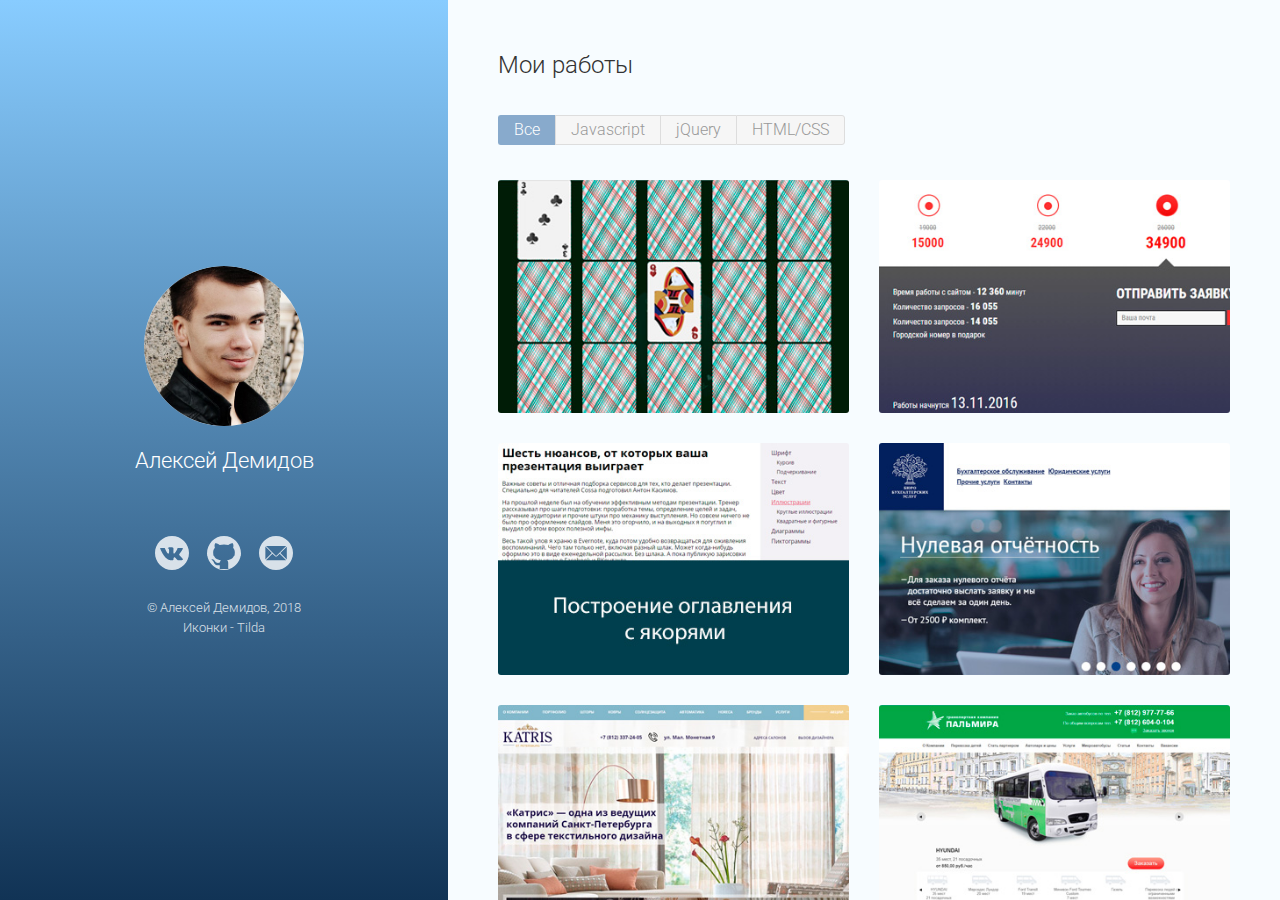
<file: index.html>
<!DOCTYPE html>
<html lang="ru">
<head>
	<meta charset="utf-8">
	<meta name="viewport" content="width=device-width, initial-scale=1">
  <link href="https://fonts.googleapis.com/css?family=Roboto:300,400,700&amp;subset=cyrillic" rel="stylesheet">

  <link rel="stylesheet" href="css/normalize.css" />
	<link rel="stylesheet" href="css/style.css" />
</head>
<body>
  <!-- Yandex.Metrika counter --> <script type="text/javascript" > (function (d, w, c) { (w[c] = w[c] || []).push(function() { try { w.yaCounter49272418 = new Ya.Metrika2({ id:49272418, clickmap:true, trackLinks:true, accurateTrackBounce:true, webvisor:true }); } catch(e) { } }); var n = d.getElementsByTagName("script")[0], s = d.createElement("script"), f = function () { n.parentNode.insertBefore(s, n); }; s.type = "text/javascript"; s.async = true; s.src = "https://mc.yandex.ru/metrika/tag.js"; if (w.opera == "[object Opera]") { d.addEventListener("DOMContentLoaded", f, false); } else { f(); } })(document, window, "yandex_metrika_callbacks2"); </script> <noscript><div><img src="https://mc.yandex.ru/watch/49272418" style="position:absolute; left:-9999px;" alt="" /></div></noscript> <!-- /Yandex.Metrika counter -->
  <div class="wrapper">
    <section class="about">
      <div class="author">
        <img class="author-photo" src="pics/author.jpg" alt="Алексей Демидов" width="333" height="333">
        <h1 class="author-name">Алексей Демидов</h1>
        <ul class="author-contacts">
          <li><a class="author-contacts-vk" target="_blank" href="https://vk.com/demidov.alex">Я в контакте</a></li>
          <li><a class="author-contacts-gh" target="_blank" href="https://github.com/alxdem">Мой GitHub</a></li>
          <li><a class="author-contacts-email" href="mailto:mixjob@mail.ru">Написать мне на почту</a></li>
        </ul>
        <div class="author-footer">
          <p class="author-copyright">© Алексей Демидов, 2018</p>
          <p class="author-tilda">Иконки - <a target="_blank" href="https://tilda.cc/ru/free-icons/">Tilda</a></p>
        </div> <!-- author-footer -->
      </div> <!-- author -->
    </section> <!-- about -->

    <div class="portfolio">
      <h2 class="portfolio-title">Мои работы</h2>

      <div class="portfolio-switch">
        <button type="button" id="switch-type-0" class="portfolio-switch-button portfolio-switch-btn active">Все</button>
        <button type="button" id="switch-type-1" class="portfolio-switch-button portfolio-switch-btn">Javascript</button>
        <button type="button" id="switch-type-2" class="portfolio-switch-button portfolio-switch-btn">jQuery</button>
        <button type="button" id="switch-type-3" class="portfolio-switch-button portfolio-switch-btn">HTML/CSS</button>
      </div> <!-- portfolio-switch -->
      <div class="portfolio-list">
        <div class="portfolio-item portfolio-item-1">
          <div class="portfolio-inner">
            <img class="portfolio-image" src="pics/card-game.jpg" alt="" width="400" height="265">
            <div class="portfolio-links">
              <a target="_blank" class="portfolio-link" href="/portfolio/find-cards/index.html">Сайт</a>
              <a target="_blank" class="portfolio-link" href="https://github.com/alxdem/game-cards">Репозиторий на GitHub</a>
            </div>
          </div>
        </div>

        <div class="portfolio-item portfolio-item-2">
          <div class="portfolio-inner">
            <img class="portfolio-image" src="pics/forma-1.jpg" alt="" width="400" height="265">
            <div class="portfolio-links">
              <a target="_blank" class="portfolio-link" href="/portfolio/forma-1/index.html">Сайт</a>
            </div>
          </div>
        </div>

        <div class="portfolio-item portfolio-item-1">
          <div class="portfolio-inner">
            <img class="portfolio-image" src="pics/toc.jpg" alt="" width="400" height="265">
            <div class="portfolio-links">
              <a target="_blank" class="portfolio-link" href="/portfolio/toc/index.html">Сайт</a>
              <a target="_blank" class="portfolio-link" href="https://github.com/alxdem/game-cards">Репозиторий на GitHub</a>
            </div>
          </div>
        </div>

        <div class="portfolio-item portfolio-item-3">
          <div class="portfolio-inner">
            <img class="portfolio-image" src="pics/bbe.jpg" alt="" width="400" height="265">
            <div class="portfolio-links">
              <a target="_blank" class="portfolio-link" href="http://bureau.finance/">Сайт</a>
            </div>
          </div>
        </div>

        <div class="portfolio-item portfolio-item-3">
          <div class="portfolio-inner">
            <img class="portfolio-image" src="pics/katris.jpg" alt="" width="400" height="265">
            <div class="portfolio-links">
              <a target="_blank" class="portfolio-link" href="https://katris.biz/">Сайт</a>
            </div>
          </div>
        </div>

        <div class="portfolio-item portfolio-item-2 portfolio-item-3">
          <div class="portfolio-inner">
            <img class="portfolio-image" src="pics/autopalmira.jpg" alt="" width="400" height="265">
            <div class="portfolio-links">
              <a target="_blank" class="portfolio-link" href="http://autopalmira.ru">Сайт</a>
            </div>
          </div>
        </div>

        <div class="portfolio-item portfolio-item-3">
          <div class="portfolio-inner">
            <img class="portfolio-image" src="pics/baltremstroy.jpg" alt="" width="400" height="265">
            <div class="portfolio-links">
              <a target="_blank" class="portfolio-link" href="http://www.baltremstroy.ru">Сайт</a>
            </div>
          </div>
        </div>

        <div class="portfolio-item portfolio-item-3">
          <div class="portfolio-inner">
            <img class="portfolio-image" src="pics/flyservice.jpg" alt="" width="400" height="265">
            <div class="portfolio-links">
              <a target="_blank" class="portfolio-link" href="https://flight-service.su/">Сайт</a>
            </div>
          </div>
        </div>

        <div class="portfolio-item portfolio-item-2 portfolio-item-3">
          <div class="portfolio-inner">
            <img class="portfolio-image" src="pics/architek.jpg" alt="" width="400" height="265">
            <div class="portfolio-links">
              <a target="_blank" class="portfolio-link" href="http://architek-new.35i.ru">Сайт</a>
            </div>
          </div>
        </div>

        <div class="portfolio-item portfolio-item-3">
          <div class="portfolio-inner">
            <img class="portfolio-image" src="pics/monolit.jpg" alt="" width="400" height="265">
            <div class="portfolio-links">
              <a target="_blank" class="portfolio-link" href="https://monolit-market.ru">Сайт</a>
            </div>
          </div>
        </div>

        <div class="portfolio-item portfolio-item-2 portfolio-item-3">
          <div class="portfolio-inner">
            <img class="portfolio-image" src="pics/massa.jpg" alt="" width="400" height="265">
            <div class="portfolio-links">
              <a target="_blank" class="portfolio-link" href="http://massa.ru/">Сайт</a>
            </div>
          </div>
        </div>

        <div class="portfolio-item portfolio-item-3">
          <div class="portfolio-inner">
            <img class="portfolio-image" src="pics/mediflex.jpg" alt="" width="400" height="265">
            <div class="portfolio-links">
              <a target="_blank" class="portfolio-link" href="https://www.mediflex.ru/">Сайт</a>
            </div>
          </div>
        </div>

      </div> <!-- portfolio-list -->
    </div> <!-- portfolio -->

  </div> <!-- wrapper -->

  <script src="js/scripts.js"></script>
</body>
</html>
</file>
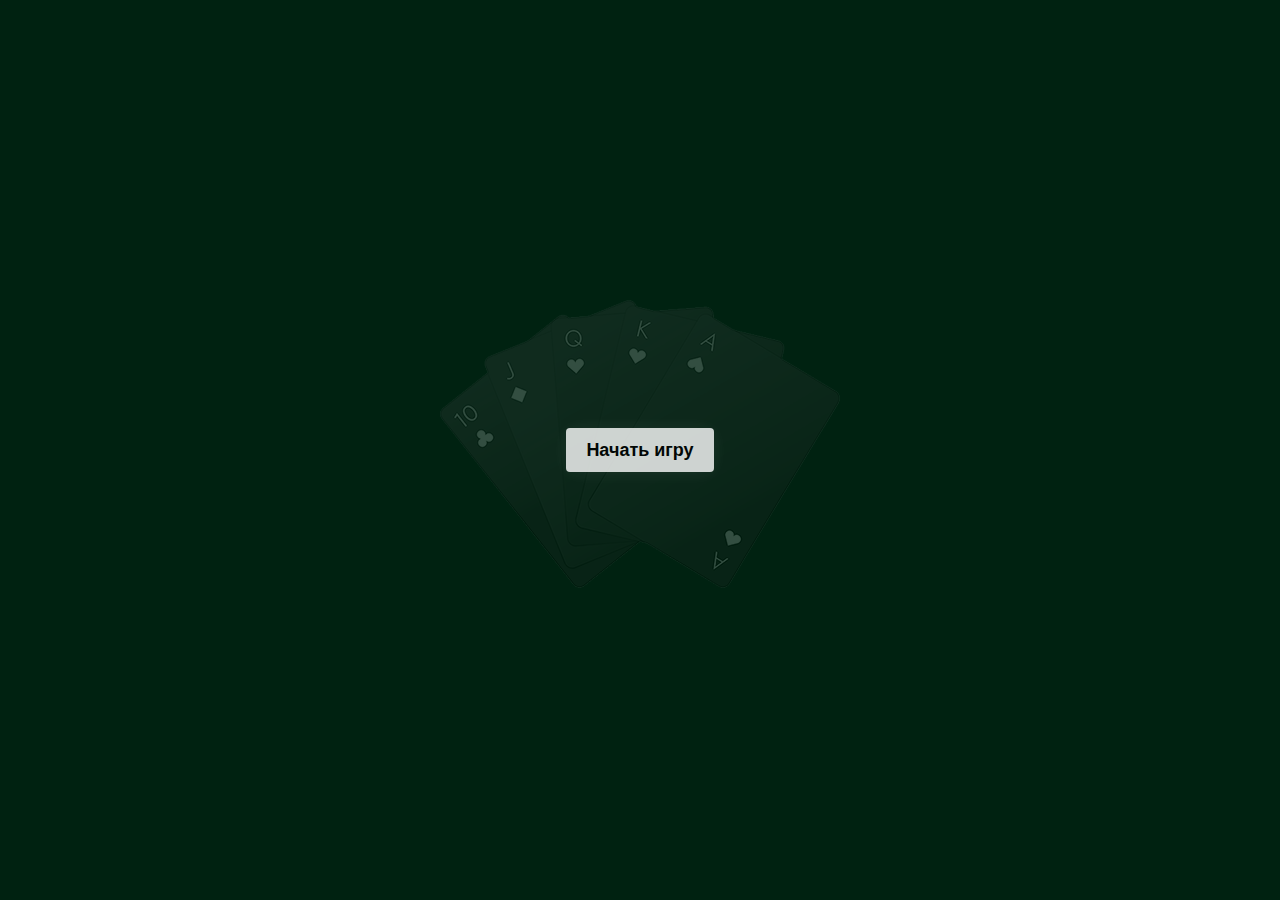
<file: find-cards/index.html>
<!DOCTYPE html>
<html lang="ru">
<head>
	<meta charset="utf-8">
	<meta name="viewport" content="width=device-width, initial-scale=1">

  <title>Найди пару карт</title>

  <link rel="stylesheet" href="css/normalize.css" />
	<link rel="stylesheet" href="css/style.css" />
</head>
<body class="body">

  <div class="wrapper">
    <button type="button" class="button button-start btn-start">Начать игру</button>

  </div>

  <script src="js/scripts.js"></script>
</body>
</html>
</file>
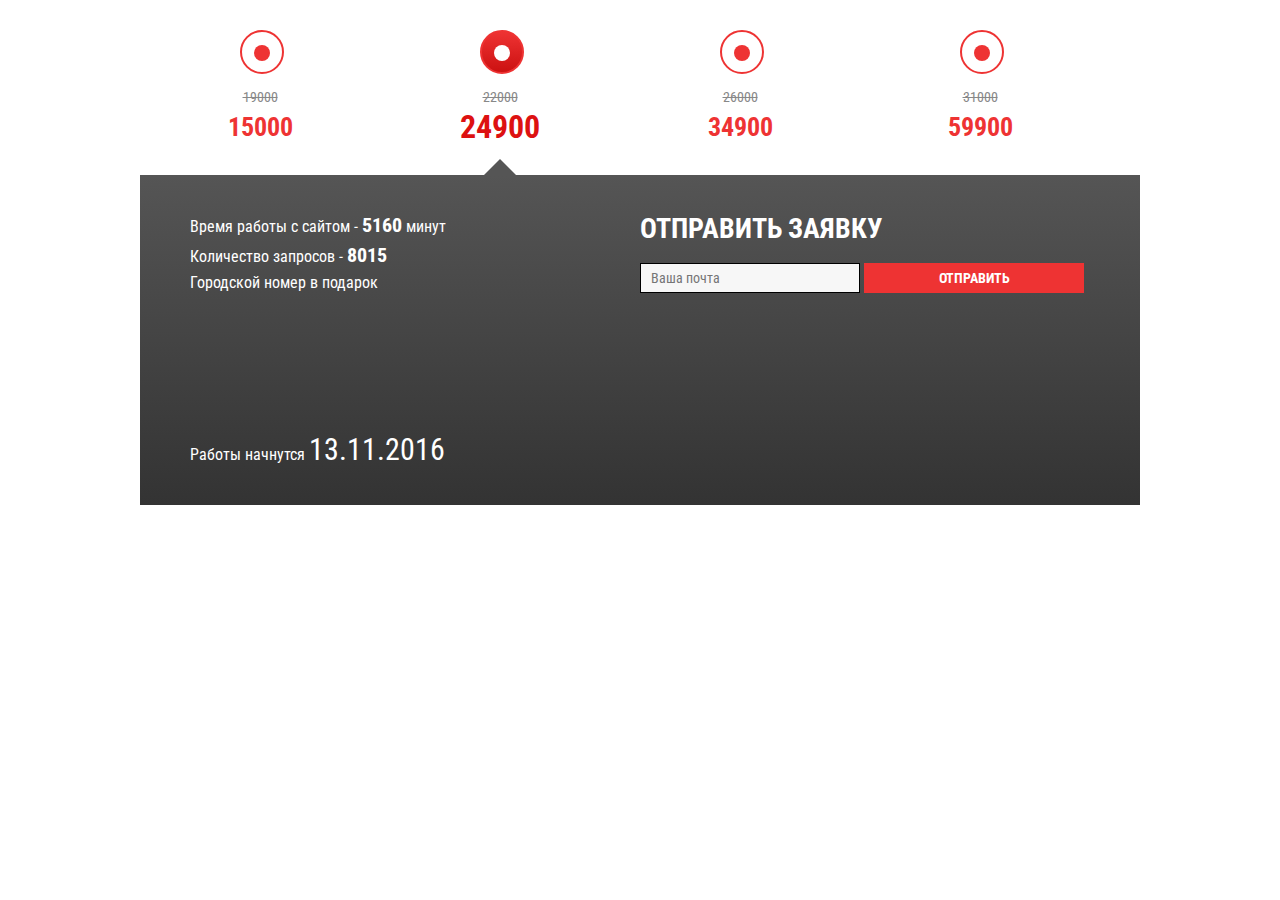
<file: portfolio/forma-1/index.html>
<!DOCTYPE html>
<html>
<head>
	<meta charset="utf-8">
	<link href="https://fonts.googleapis.com/css?family=Roboto+Condensed:400,700&amp;subset=cyrillic-ext" rel="stylesheet"> 
	<link rel="stylesheet" href="style.css" />
	<script src="js/jquery.js"></script>
	<script src="js/scripts.js"></script>
</head>
<body>

	<div class="wrapper">
		<div class="calc-advance">
			<div class="ca-header">
				<ul>
					<li id="rate-1" class="rate rate-1">
						<div>
							<div class="old-price">19000</div>
							<div class="price">15000</div>
						</div>
					</li>
					<li id="rate-2" class="rate rate-2 active">
						<div>
							<div class="old-price">22000</div>
							<div class="price">24900</div>
						</div>
					</li>
					<li id="rate-3" class="rate rate-3">
						<div>
							<div class="old-price">26000</div>
							<div class="price">34900</div>
						</div>
					</li>
					<li id="rate-4" class="rate rate-4">
						<div>
							<div class="old-price">31000</div>
							<div class="price">59900</div>
						</div>
					</li>
				</ul>
			</div>
			<div class="ca-middle">
				<div class="pointer"></div>
				<div class="ca-middle-description">
					<div id="ca-dm-1" class="ca-dm ca-dm-1">
						<p>Время работы с сайтом - <span>2360</span> минут</p>
						<p>Количество запросов - <span>4055</span></p>
					</div>
					<div id="ca-dm-2" class="ca-dm ca-dm-2 active">
						<p>Время работы с сайтом - <span>5160</span> минут</p>
						<p>Количество запросов - <span>8015</span></p>
						<p>Городской номер в подарок</p>
					</div>
					<div id="ca-dm-3" class="ca-dm ca-dm-3">
						<p>Время работы с сайтом - <span>12 360</span> минут</p>
						<p>Количество запросов - <span>16 055</span></p>
						<p>Количество запросов - <span>14 055</span></p>
						<p>Городской номер в подарок</p>
					</div>
					<div id="ca-dm-4" class="ca-dm ca-dm-4">
						<p>Время работы с сайтом - <span>12 360</span> минут</p>
						<p>Количество запросов - <span>16 055</span></p>
						<p>Количество запросов - <span>14 055</span></p>
						<p>Бонусы - <span>5</span> шт.</p>
						<p>Городской номер в подарок</p>
						<p>Поддрежка онлайн - <span>3</span> часа</p>
					</div>
				</div>
				<div class="ca-middle-time">
					Работы начнутся <span>13.11.2016</span>
				</div>
				<div class="ca-middle-form">
					<div class="ca-mf-title">Отправить заявку</div>
					<form>
						<input type="text" placeholder="Ваша почта" />
						<button class="submit">Отправить</button>
					</form>
				</div>
			</div>
		</div>
	</div>

</body>
</html>
</file>
<file: portfolio/last-fm/index.html>
<!DOCTYPE html>
<html lang="">
  <head>
    <meta charset="utf-8">
    <meta http-equiv="X-UA-Compatible" content="IE=edge">
    <meta name="viewport" content="width=device-width,initial-scale=1.0">
    <link rel="icon" href="/portfolio/last-fm/favicon.ico">
    <title>last-fm</title>
  <link href="/portfolio/last-fm/js/0.js" rel="prefetch"><link href="/portfolio/last-fm/js/1.js" rel="prefetch"><link href="/portfolio/last-fm/js/2.js" rel="prefetch"><link href="/portfolio/last-fm/js/3.js" rel="prefetch"><link href="/portfolio/last-fm/js/app.js" rel="preload" as="script"><link href="/portfolio/last-fm/js/chunk-vendors.js" rel="preload" as="script"></head>
  <body>
    <noscript>
      <strong>We're sorry but last-fm doesn't work properly without JavaScript enabled. Please enable it to continue.</strong>
    </noscript>
    <div id="app"></div>
    <!-- built files will be auto injected -->
  <script type="text/javascript" src="/portfolio/last-fm/js/chunk-vendors.js"></script><script type="text/javascript" src="/portfolio/last-fm/js/app.js"></script></body>
</html>
</file>
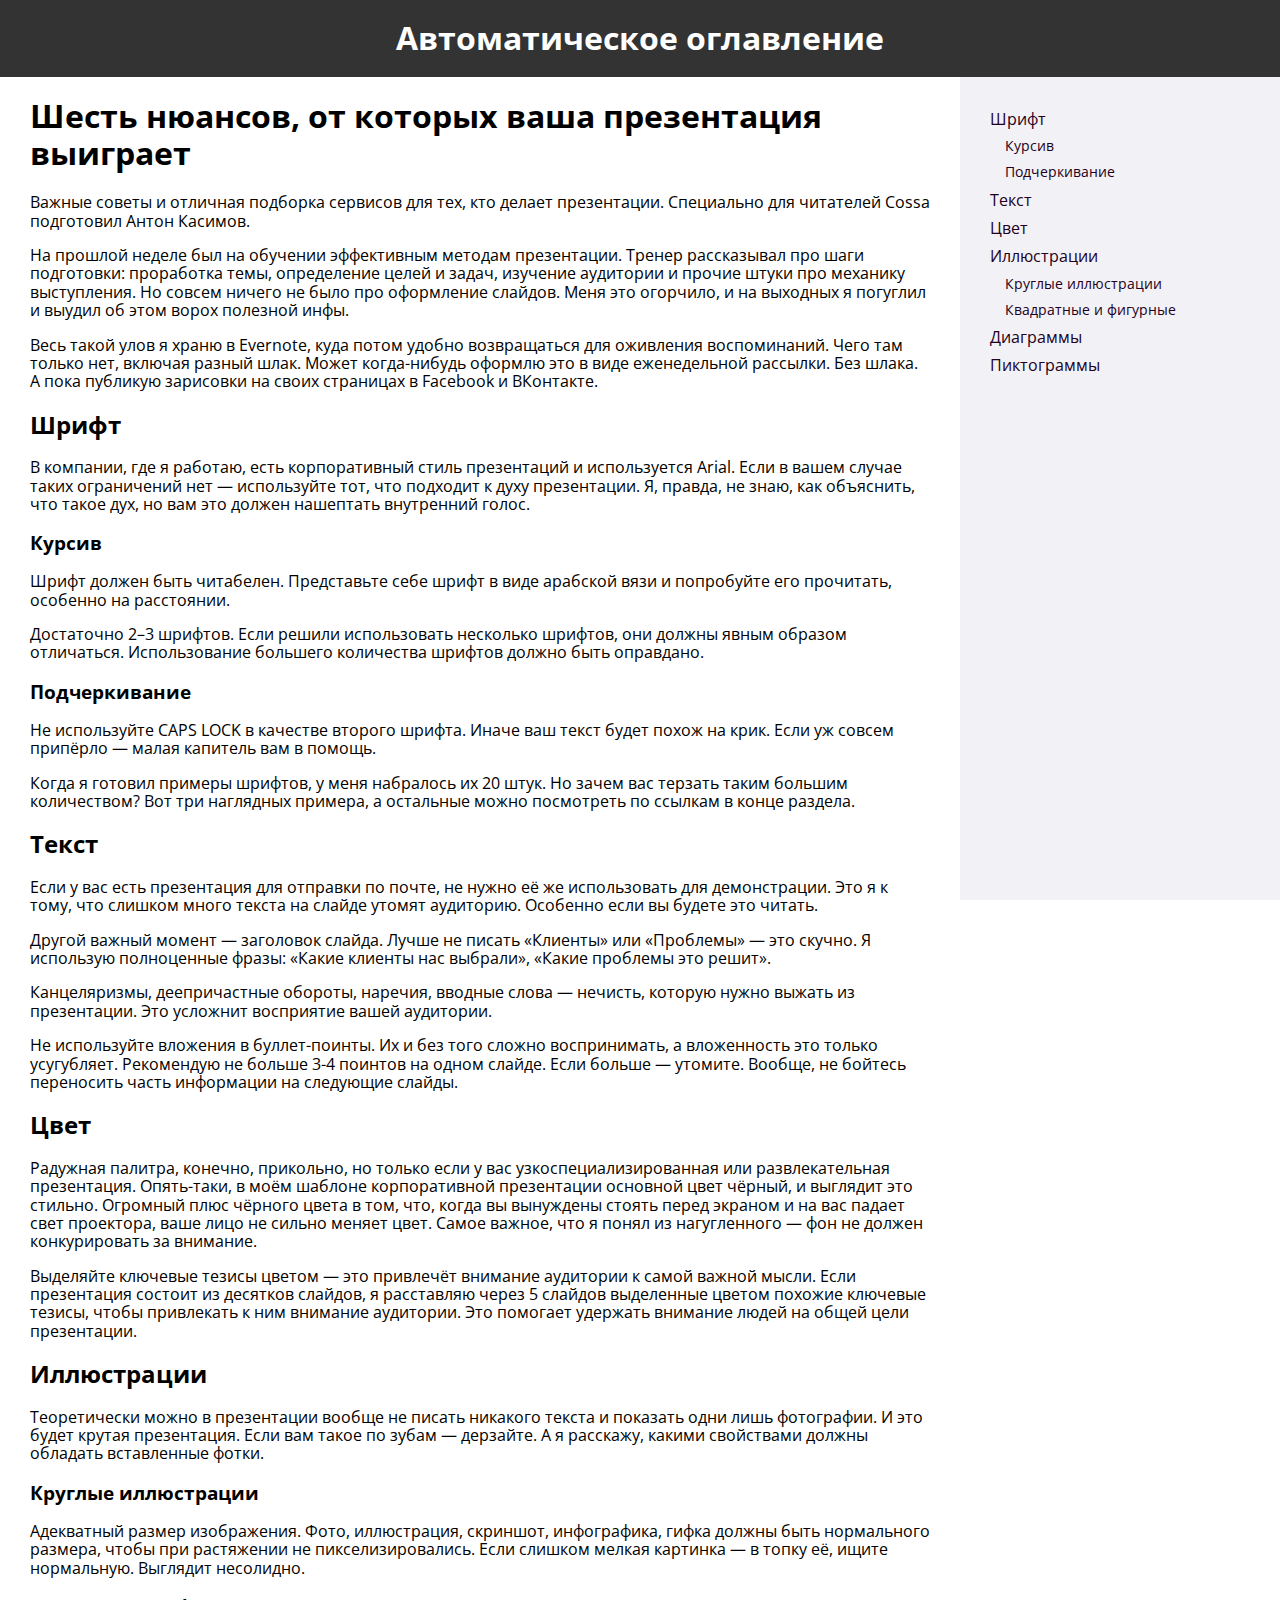
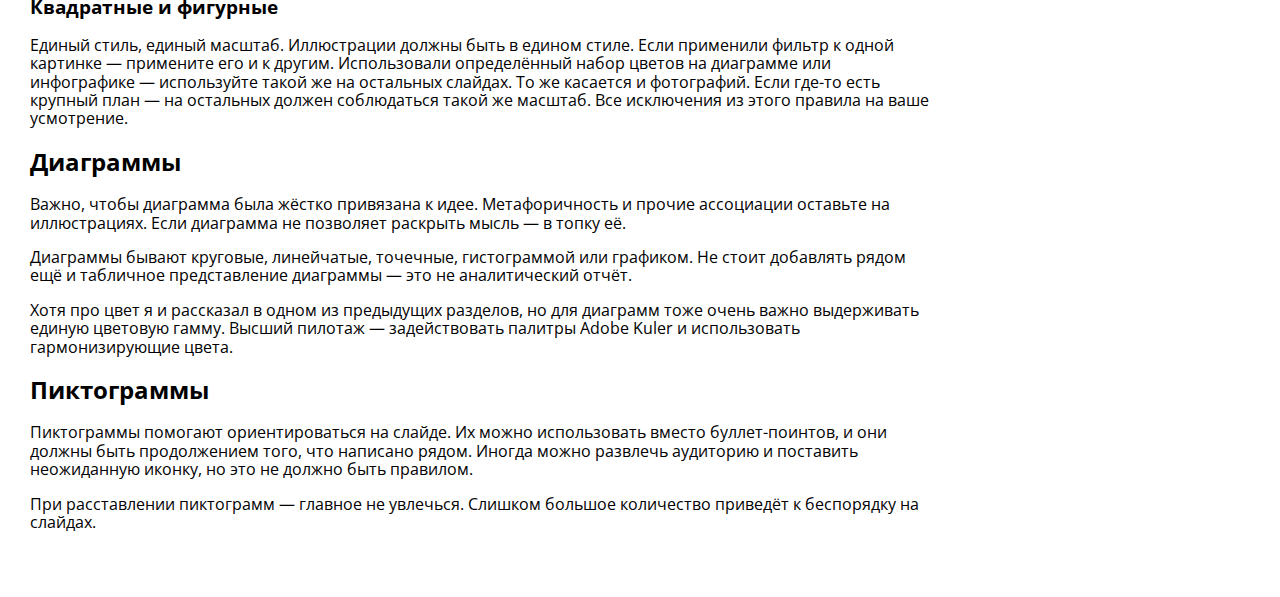
<file: portfolio/toc/index.html>
<!DOCTYPE html>
<html lang="ru">
<head>
	<meta charset="utf-8">
	<meta name="viewport" content="width=device-width, initial-scale=1">

  <link href="https://fonts.googleapis.com/css?family=Open+Sans:400,700&amp;subset=cyrillic" rel="stylesheet">
  <link rel="stylesheet" href="css/normalize.css" />
	<link rel="stylesheet" href="css/style.css" />
</head>
<body class="body">

  <div class="header">
    <h1>Автоматическое оглавление</h1>
  </div> <!-- header -->

  <div class="wrapper">
    <aside class="aside toc-header">

    </aside>

    <content class="content toc-content">
      <div class="content-inner">
        <h1>Шесть нюансов, от которых ваша презентация выиграет</h1>
        <p>Важные советы и отличная подборка сервисов для тех, кто делает презентации. Специально для читателей Cossa подготовил Антон Касимов.</p>
        <p>На прошлой неделе был на обучении эффективным методам презентации. Тренер рассказывал про шаги подготовки: проработка темы, определение целей и задач, изучение аудитории и прочие штуки про механику выступления. Но совсем ничего не было про оформление слайдов. Меня это огорчило, и на выходных я погуглил и выудил об этом ворох полезной инфы.</p>
        <p>Весь такой улов я храню в Evernote, куда потом удобно возвращаться для оживления воспоминаний. Чего там только нет, включая разный шлак. Может когда-нибудь оформлю это в виде еженедельной рассылки. Без шлака. А пока публикую зарисовки на своих страницах в Facebook и ВКонтакте.</p>
        <h2>Шрифт</h2>
        <p>В компании, где я работаю, есть корпоративный стиль презентаций и используется Arial. Если в вашем случае таких ограничений нет — используйте тот, что подходит к духу презентации. Я, правда, не знаю, как объяснить, что такое дух, но вам это должен нашептать внутренний голос.</p>
        <h3>Курсив</h3>
        <p>Шрифт должен быть читабелен. Представьте себе шрифт в виде арабской вязи и попробуйте его прочитать, особенно на расстоянии.</p>
        <p>Достаточно 2–3 шрифтов. Если решили использовать несколько шрифтов, они должны явным образом отличаться. Использование большего количества шрифтов должно быть оправдано.</p>
        <h3>Подчеркивание</h3>
        <p>Не используйте CAPS LOCK в качестве второго шрифта. Иначе ваш текст будет похож на крик. Если уж совсем припёрло — малая капитель вам в помощь.</p>
        <p>Когда я готовил примеры шрифтов, у меня набралось их 20 штук. Но зачем вас терзать таким большим количеством? Вот три наглядных примера, а остальные можно посмотреть по ссылкам в конце раздела.</p>
        <h2>Текст</h2>
        <p>Если у вас есть презентация для отправки по почте, не нужно её же использовать для демонстрации. Это я к тому, что слишком много текста на слайде утомят аудиторию. Особенно если вы будете это читать.</p>
        <p>Другой важный момент — заголовок слайда. Лучше не писать «Клиенты» или «Проблемы» — это скучно. Я использую полноценные фразы: «Какие клиенты нас выбрали», «Какие проблемы это решит».</p>
        <p>Канцеляризмы, деепричастные обороты, наречия, вводные слова — нечисть, которую нужно выжать из презентации. Это усложнит восприятие вашей аудитории.</p>
        <p>Не используйте вложения в буллет-поинты. Их и без того сложно воспринимать, а вложенность это только усугубляет. Рекомендую не больше 3-4 поинтов на одном слайде. Если больше — утомите. Вообще, не бойтесь переносить часть информации на следующие слайды.</p>
        <h2>Цвет</h2>
        <p>Радужная палитра, конечно, прикольно, но только если у вас узкоспециализированная или развлекательная презентация. Опять-таки, в моём шаблоне корпоративной презентации основной цвет чёрный, и выглядит это стильно. Огромный плюс чёрного цвета в том, что, когда вы вынуждены стоять перед экраном и на вас падает свет проектора, ваше лицо не сильно меняет цвет. Самое важное, что я понял из нагугленного — фон не должен конкурировать за внимание.</p>
        <p>Выделяйте ключевые тезисы цветом — это привлечёт внимание аудитории к самой важной мысли. Если презентация состоит из десятков слайдов, я расставляю через 5 слайдов выделенные цветом похожие ключевые тезисы, чтобы привлекать к ним внимание аудитории. Это помогает удержать внимание людей на общей цели презентации.</p>
        <h2>Иллюстрации</h2>
        <p>Теоретически можно в презентации вообще не писать никакого текста и показать одни лишь фотографии. И это будет крутая презентация. Если вам такое по зубам — дерзайте. А я расскажу, какими свойствами должны обладать вставленные фотки.</p>
        <h3>Круглые иллюстрации</h3>
        <p>Адекватный размер изображения. Фото, иллюстрация, скриншот, инфографика, гифка должны быть нормального размера, чтобы при растяжении не пикселизировались. Если слишком мелкая картинка — в топку её, ищите нормальную. Выглядит несолидно.</p>
        <h3>Квадратные и фигурные</h3>
        <p>Единый стиль, единый масштаб. Иллюстрации должны быть в едином стиле. Если применили фильтр к одной картинке — примените его и к другим. Использовали определённый набор цветов на диаграмме или инфографике — используйте такой же на остальных слайдах. То же касается и фотографий. Если где-то есть крупный план — на остальных должен соблюдаться такой же масштаб. Все исключения из этого правила на ваше усмотрение.</p>
        <h2>Диаграммы</h2>
        <p>Важно, чтобы диаграмма была жёстко привязана к идее. Метафоричность и прочие ассоциации оставьте на иллюстрациях. Если диаграмма не позволяет раскрыть мысль — в топку её.</p>
        <p>Диаграммы бывают круговые, линейчатые, точечные, гистограммой или графиком. Не стоит добавлять рядом ещё и табличное представление диаграммы — это не аналитический отчёт.</p>
        <p>Хотя про цвет я и рассказал в одном из предыдущих разделов, но для диаграмм тоже очень важно выдерживать единую цветовую гамму. Высший пилотаж — задействовать палитры Adobe Kuler и использовать гармонизирующие цвета.</p>
        <h2>Пиктограммы</h2>
        <p>Пиктограммы помогают ориентироваться на слайде. Их можно использовать вместо буллет-поинтов, и они должны быть продолжением того, что написано рядом. Иногда можно развлечь аудиторию и поставить неожиданную иконку, но это не должно быть правилом.</p>
        <p>При расставлении пиктограмм — главное не увлечься. Слишком большое количество приведёт к беспорядку на слайдах.</p>
      </div>
    </content>

  </div>

  <script src="js/scripts.js"></script>
</body>
</html>
</file>
<file: css/style.css>
html{
  height: 100%;
}

body{
  font-family: 'Roboto', 'Arial', sans-serif;
  height: 100%;
}

.about{
  box-sizing: border-box;
  background: #4fd;
  background: linear-gradient(0deg, #135 0%, #8cf 100%);
}

.author{
  display: flex;
  flex-direction: column;
  align-items: center;
}

.author-photo{
  display: block;
  border-radius: 50%;
  overflow: hidden;
  position: relative;
  margin-bottom: 20px;
}

.author-name{
  font-family: 'Roboto', 'Arial', sans-serif;
  color: #ffffff;
  font-weight: 300;
  font-size: 22px;
  line-height: 30px;
  margin: 0;
}

.portfolio{
  background: #f7fcff;
  position: relative;
  box-sizing: border-box;
  padding: 50px;
  overflow-y: scroll;
}

.portfolio-title{
  margin: 0 0 30px;
  font-family: 'Roboto', 'Arial', sans-serif;
  color: #333333;
  font-weight: 300;
  font-size: 24px;
  line-height: 30px;
}

.portfolio-list{
  margin: 0 -15px;
  display: flex;
  flex-wrap: wrap;
}

.portfolio-item{
  box-sizing: border-box;
  width: 50%;
  padding: 0 15px;
  margin: 0 0 30px;
  transition: transform ease 0.4s;
  transform: scale(1);
}

.portfolio-item.noactive{
  position: absolute;
  opacity: 0;
  transform: scale(0);
}

.portfolio-inner{
  background: #eeeeee;
  border-radius: 3px;
  position: relative;
  overflow: hidden;
  background-position: center;
}

.portfolio-inner::after{
  content: '';
  background: #113355;
  position: absolute;
  width: 100%;
  height: 100%;
  left: 0;
  top: 0;
  z-index: 1;
  opacity: 0;
  transition: all ease 0.3s;
}

.portfolio-inner:hover::after{
  opacity: 0.8;
}

.portfolio-image{
  display: block;
  width: 100%;
  height: auto;
}

.portfolio-links{
  position: absolute;
  box-sizing: border-box;
  padding: 15px;
  width: 100%;
  height: 100%;
  left: 0;
  top: 0;
  text-align: center;
  z-index: 5;
  transition: all ease 0.2s;
  transform: scale(0);
  display: flex;
  flex-direction: column;
  justify-content: center;
  align-items: center;
}

.portfolio-inner:hover .portfolio-links{
  transform: scale(1);
}

.portfolio-link{
  color: #ffffff;
  text-decoration: none;
  font-family: 'Roboto', 'Arial', sans-serif;
  font-weight: 300;
  font-size: 18px;
  line-height: 20px;
  margin-bottom: 8px;
  display: block;
  opacity: 0.85;
  text-shadow: 0px 0px 2px #000000;
  transition: all ease 0.2s;
}

.portfolio-link:last-of-type{
  margin-bottom: 0;
}

.portfolio-link:hover{
  opacity: 1;
}

.portfolio-switch{
  display: flex;
  flex-wrap: wrap;
  margin: 0 0 30px;
}

.portfolio-switch-button{
  border: 1px solid #dddddd;
  border-right: 0;
  background: #f6f6f6;
  box-sizing: border-box;
  padding: 5px 15px;
  cursor: pointer;
  margin: 5px 0;
  font-family: 'Roboto', 'Arial', sans-serif;
  font-weight: 300;
  color: #999999;
  font-size: 16px;
  line-height: 18px;
  outline: none;
  transition: all ease 0.3s;
}

.portfolio-switch-button:hover{
  color: #113355;
  background: #ffffff;
}

.portfolio-switch-button.active{
  background: #8ac;
  color: #ffffff;
  border-color: #8ac;
}

.portfolio-switch-button:first-of-type{
  border-top-left-radius: 3px;
  border-bottom-left-radius: 3px;
}

.portfolio-switch-button:last-of-type{
  border-top-right-radius: 3px;
  border-bottom-right-radius: 3px;
  border-right: 1px solid #dddddd;
}

.author-contacts{
  margin: 60px 0 0;
  padding: 0;
  display: flex;
  flex-wrap: wrap;
}

.author-contacts li{
  list-style: none;
  margin: 0 18px 0 0;
}

.author-contacts li:last-child{
  margin-right: 0;
}

.author-contacts a{
  text-decoration: none;
  text-indent: 0;
  display: block;
  width: 34px;
  height: 34px;
  text-indent: -9999px;
  overflow: hidden;
  opacity: 0.8;
  transition: all ease 0.2s;
}

.author-contacts a:hover{
  opacity: 1;
}

.author-contacts .author-contacts-vk{
  background-image: url(../img/vk.svg);
}

.author-contacts .author-contacts-gh{
  background-image: url(../img/github.svg);
}

.author-contacts .author-contacts-email{
  background-image: url(../img/email.svg);
}

.author-footer{
  font-family: 'Roboto', 'Arial', sans-serif;
  font-weight: 300;
  color: #ffffff;
  font-size: 13px;
  line-height: 15px;
  text-align: center;
  margin-top: 30px;
  opacity: 0.8;
}

.author-footer p{
  margin: 0 0 5px;
}

.author-footer p:last-of-type{
  margin-bottom: 0;
}

.author-footer a{
  color: #ffffff;
  text-decoration: none;
}

.author-footer a:hover{
  color: #aaaacc;
}

/* стили только для IE10 IE11 */
@media screen and (-ms-high-contrast: active), (-ms-high-contrast: none) {

  .portfolio-item.noactive{
    display: none;
  }

}

@media (min-width: 992px) {

  .wrapper{
    height: 100%;
    display: flex;
    justify-content: flex-end;
  }

  .about{
    position: fixed;
    height: 100%;
    width: 35%;
    box-sizing: border-box;
    top: 0;
    left: 0;
    display: flex;
    align-items: center;
    flex-direction: column;
    justify-content: center;
  }

  .author-photo{
    width: 160px;
    height: 160px;
  }

  .portfolio{
    height: 100%;
    width: 65%;
  }

}


@media (min-width: 768px) and (max-width: 991px) {

  .wrapper{
    flex-direction: column;
  }

  .about{
    padding: 30px 10px;
  }

  .author-photo{
    width: 120px;
    height: 120px;
  }

  .portfolio-title{
    text-align: center;
  }

  .portfolio-link{
    width: 100%;
    padding: 5px 0;
    box-sizing: border-box;
    margin-bottom: 0;
  }

  .author-contacts{
    margin-top: 30px;
  }

  .author-footer{
    display: none;
  }

}

@media (max-width: 767px) {

  .wrapper{
    flex-direction: column;
  }

  .about{
    padding: 20px 10px;
  }

  .author-photo{
    width: 120px;
    height: 120px;
  }

  .portfolio{
    padding: 30px 15px;
  }

  .portfolio-title{
    text-align: center;
  }

  .portfolio-list{
    flex-direction: column;
  }

  .portfolio-item{
    width: 100%;
  }

  .portfolio-link{
    width: 100%;
    padding: 5px 0;
    box-sizing: border-box;
    margin-bottom: 0;
  }

  .author-name{
    font-size: 20px;
    line-height: 26px;
  }

  .author-contacts{
    margin-top: 20px;
  }

  .author-footer{
    display: none;
  }

}
</file>
<file: find-cards/css/style.css>
html{
  height: 100%;
  font-family: 'Verdana', 'Arial', sans-serif;
}

.body{
  background: #002211;
  height: 100%;
}

.wrapper{
  position: relative;
  max-width: 1200px;
  margin: 0 auto;
  display: flex;
  height: 100%;
  justify-content: center;
  align-items: center;
}

.wrapper::after{
  content: '';
  position: absolute;
  background: url(../img/logo.png);
  width: 400px;
  height: 288px;
  opacity: 0.2;
  z-index: -1;
  top: 50%;
  left: 50%;
  margin-left: -200px;
  margin-top: -150px;
}

.start-game{
  text-align: center;
  margin-top: 300px;
}

.card,
.card-cell a{
  display: flex;
  text-decoration: none;
  border-radius: 8px;
  overflow: hidden;
  position: relative;
  transition: all ease 0.2s;
}

.card-cell a:hover{
  box-shadow: 0px 1px 1px 1px rgba(1, 1, 1, 0.5);
  filter: brightness(1.1) contrast(1.1);
}

.card-cell a.delete{
  transform: scale(0);

}

.card-cell a::after{
  content: '';
  position: absolute;
  background: url(../img/card-back.png);
  width: 100%;
  height: 100%;
  top: 0;
  left: 0;
  z-index: 2;
}

.card-cell a img{
  position: relative;
  z-index: 1;
}

.card-cell img.active{
  z-index: 3;
}

.card-list{
  padding: 0;
  width: 850px;
  margin: 0 -10px;
  display: flex;
  flex-wrap: wrap;
}

.card-cell{
  box-sizing: border-box;
  padding: 0 10px;
  margin: 0 0 5px;
  height: 210px;
  width: 20%;
  list-style: none;
  display: flex;
  justify-content: center;
}

.button{
  background: #ffffff;
  padding: 12px 20px;
  color: #000000;
  cursor: pointer;
  border: 0;
  border-radius: 4px;
  font-family: 'Verdana', 'Arial', sans-serif;
  font-weight: bold;
  font-size: 18px;
  opacity: 0.8;
  box-shadow: 0px 1px 20px -2px rgba(255, 255, 255, 0.1);
  transition: all ease 0.2s;
}

.button:hover{
  box-shadow: 0px 1px 20px -2px rgba(255, 255, 255, 1);
  opacity: 1;
}

.congratulation-block{
  display: flex;
  flex-direction: column;
  align-items: center;
}

.congratulation-text{
  color: #ffffff;
  font-size: 28px;
  margin: 0 0 20px;
}

@media (min-width: 992px) {



}


@media (min-width: 768px) and (max-width: 991px) {



}

@media (max-width: 767px) {



}
</file>
<file: portfolio/toc/css/style.css>
/*.wrapper{
  position: relative;
  max-width: 1200px;
  margin: 0 auto;
}
*/

body{
  font-family: 'Open Sans', 'Arial', sans-serif;
}

.wrapper{
  display: flex;
}

.header{
  background: #333333;
  position: relative;
  z-index: 15;
  padding: 20px 0;
}

.header h1{
  color: #ffffff;
  text-align: center;
  margin: 0;
}

.aside{
  position: fixed;
  right: 0;
  top: 0;
  z-index: 10;
  background: #f2f1f5;
  height: 100%;
  width: 25%;
  padding: 30px;
  padding-top: 110px;
  box-sizing: border-box;
}

.content{
  width: 75%;
  box-sizing: border-box;
  padding: 0 30px 50px;
  display: flex;
  justify-content: flex-end;
}

.content-inner{
  max-width: 1000px;
  position: relative;
}

.toc-list{
  padding: 0;
  margin: 0;
}

.toc-list-item{
  list-style: none;
  margin: 0 0 10px;
}

.toc-list-item-H2{
  font-size: 16px;
}

.toc-list-item-H3{
  font-size: 14px;
}

.toc-list-item-H3 .toc-list-link{
  padding-left: 15px;
}

.toc-list-link{
  color: #220022;
  display: block;
  text-decoration: none;
  transition: all ease 0.2s;
}

.toc-list-link:hover{
  color: #cc4466;
  text-decoration: underline;
}

@media (min-width: 992px) {



}


@media (min-width: 768px) and (max-width: 991px) {



}

@media (max-width: 767px) {



}
</file>
<file: portfolio/forma-1/style.css>
/* Eric Meyer's CSS Reset */
html, body, div, span, applet, object, iframe,
h1, h2, h3, h4, h5, h6, p, blockquote, pre,
a, abbr, acronym, address, big, cite, code,
del, dfn, em, img, ins, kbd, q, s, samp,
small, strike, strong, sub, sup, tt, var,
b, u, i, center,
dl, dt, dd, ol, ul, li,
fieldset, form, label, legend,
table, caption, tbody, tfoot, thead, tr, th, td,
article, aside, canvas, details, embed,
figure, figcaption, footer, header, hgroup,
menu, nav, output, ruby, section, summary,
time, mark, audio, video {
	margin: 0;
	padding: 0;
	border: 0;
	font-size: 100%;
	font: inherit;
	vertical-align: baseline;
}
/* HTML5 display-role reset for older browsers */
article, aside, details, figcaption, figure,
footer, header, hgroup, menu, nav, section {
	display: block;
}
body {
	line-height: 1;
}
ol, ul {
	list-style: none;
}
blockquote, q {
	quotes: none;
}
blockquote:before, blockquote:after,
q:before, q:after {
	content: '';
	content: none;
}
table {
	border-collapse: collapse;
	border-spacing: 0;
}

/* End of Eric Meyer's CSS Reset */

/* tmp */

html{
	font-family: 'Roboto Condensed', sans-serif;
}

.wrapper{
	width:1000px;
	margin:0 auto;
	position:relative;
}

.calc-advance{
	margin-top:30px;
}

/* /tmp */

.ca-header{
	margin-bottom:30px;
}

.ca-header ul:after{
	content:'';
	display:table;
	clear:both;
}

.rate{
	position:relative;
	padding-top:60px;
	float:left;
	cursor:pointer;
	margin:0 70px;
	width:100px;
	box-sizing:border-box;
}

.rate:before{
	content:'';
	display:block;
	position:absolute;
	border-radius:100%;
	width:40px;
	height:40px;
	background:#fff;
	border:2px solid #e33;
	top:0;
	left:50%;
	margin-left:-20px;
	transition:all ease .3s;
}

.rate:after{
	content:'';
	display:block;
	position:absolute;
	border-radius:100%;
	width:16px;
	height:16px;
	background:#e33;
	top:15px;
	left:50%;
	margin-left:-6px;
	transition:all ease .3s;
}

.rate.active:before{
	background:#e33;
	background:linear-gradient(180deg, #e33 0%, #c11 100%);
	border:2px solid #e33;
}

.rate.active:after{
	background:#fff;
}

.calc-advance .old-price{
	font-size:14px;
	color:#888;
	text-decoration:line-through;
	text-align:center;
	margin-bottom:5px;
}

.calc-advance .price{
	font-size:26px;
	color:#e33;
	height:36px;
	line-height:36px;
	text-align:center;
	font-weight:bold;
	transition:all ease .2s;
}

.calc-advance .active .price{
	font-size:32px;
	color:#d11;
}

.calc-advance .ca-middle{
	background:#555;
	background:linear-gradient(180deg, #555 0%, #333 100%);
	padding:40px 50px;
	position:relative;
	height:330px;
	box-sizing:border-box;
	transition:all ease .8s;
}

.calc-advance .ca-middle#ca-dm-1{
	background:linear-gradient(180deg, #555 0%, #533 100%);
}

.calc-advance .ca-middle#ca-dm-3{
	background:linear-gradient(180deg, #555 0%, #335 100%);
}

.calc-advance .ca-middle#ca-dm-4{
	background:linear-gradient(180deg, #555 0%, #353 100%);
}

.calc-advance .pointer{
	position:absolute;
	border:16px solid;
	border-color:transparent transparent #555 transparent;
	top:-32px;
	left:344px;	
	transition:all ease .3s;
}

.calc-advance .ca-middle-description{
	color:#fff;
	height:80px;
	width:400px;
}

.calc-advance .ca-middle-description p:not(:last-child){
	margin-bottom:10px;
	font-size:16px;
}

.calc-advance .ca-middle-description span{
	font-size:20px;
	font-weight:bold;
}

.calc-advance .ca-dm{
	opacity:0;
	position:absolute;
	top:40px;
	left:50px;
	z-index:-1;
	transition:all ease .7s;
}

.calc-advance .ca-dm.active{
	opacity:1;
	z-index:1;
}

.calc-advance .ca-middle-time{
	color:#fff;
	font-size:16px;
	position:absolute;
	bottom:40px;
	left:50px;
}

.calc-advance .ca-middle-time span{
	font-size:30px;
}

.calc-advance .ca-middle-form{
	position:absolute;
	left:500px;
	width:450px;
	top:40px;
}

.calc-advance .ca-mf-title{
	text-transform:uppercase;
	color:#fff;
	font-size:28px;
	font-weight:bold;
	margin-bottom:20px;
}

.calc-advance input[type="text"]{
	border:1px solid #000;
	padding:5px 10px;
	box-sizing:border-box;
	width:220px;
	font-family: 'Roboto Condensed', sans-serif;
	font-size:14px;
	height:30px;
	line-height:30px;
	color:#333;
	background:#f7f7f7;
	transition:all ease .3s;
}

.calc-advance input[type="text"]:focus{
	box-shadow:0 0 3px 0 #e33;
	border:1px solid #400;
	background:#fff;
}

.calc-advance .submit{
	border:none;
	cursor:pointer;
	text-transform:uppercase;
	padding:5px 10px;
	box-sizing:border-box;
	width:220px;
	height:30px;
	font-family: 'Roboto Condensed', sans-serif;
	font-size:14px;
	background:#e33;
	color:#fff;
	font-weight:bold;
}
</file>
